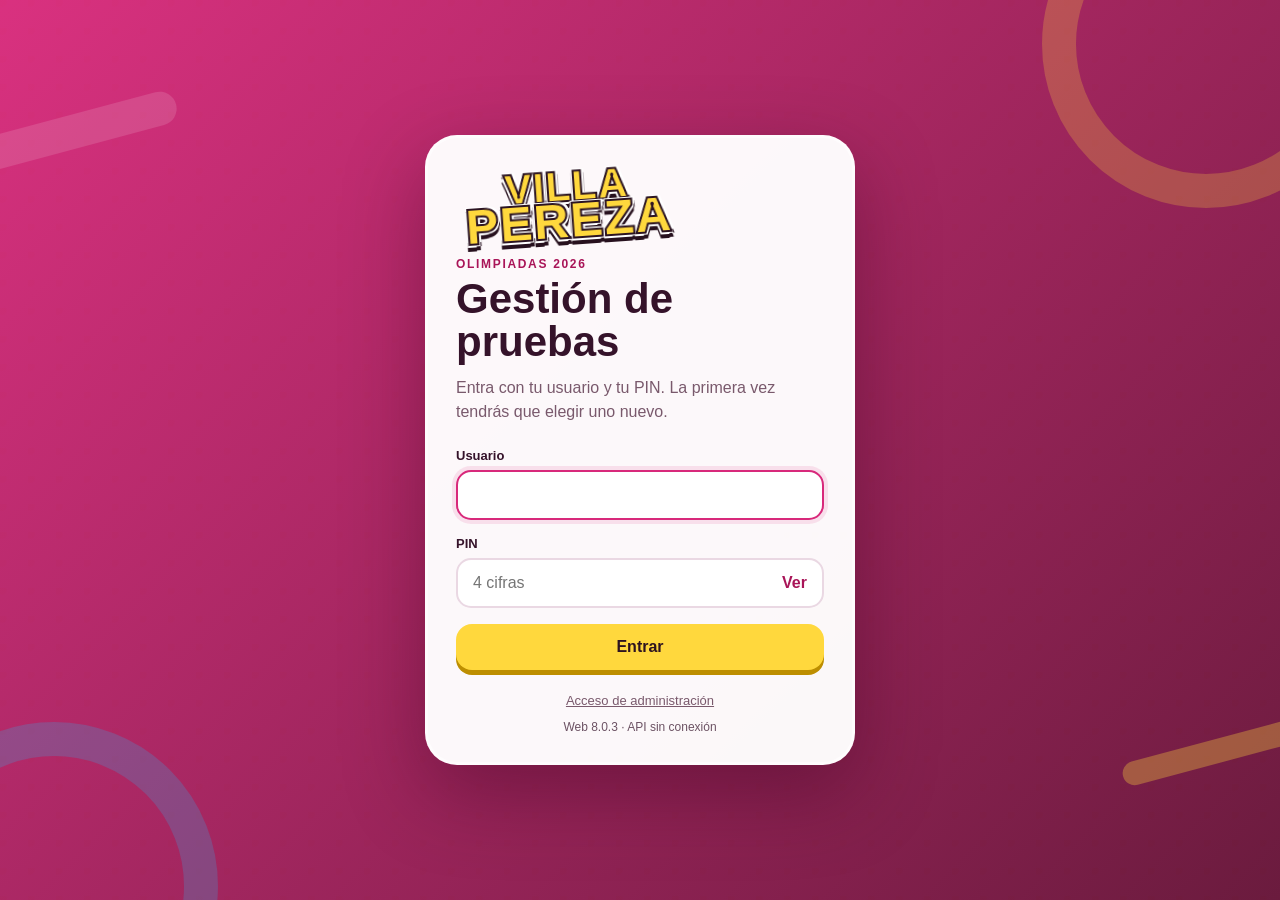
<file: index.html>
<!doctype html>
<html lang="es">
<head>
  <meta charset="utf-8">
  <meta name="viewport" content="width=device-width, initial-scale=1, viewport-fit=cover">
  <meta name="theme-color" content="#c62070">
  <meta name="description" content="Aplicación del equipo Villa Pereza para gestionar las pruebas de las Olimpiadas.">
  <title>Villa Pereza · Pruebas</title>
  <link rel="manifest" href="manifest.webmanifest?v=8.0.3">
  <link rel="icon" href="icons/icon.svg" type="image/svg+xml">
  <link rel="apple-touch-icon" href="icons/apple-touch-icon.svg">
  <link rel="stylesheet" href="assets/public-8.0.3.css">
  <script defer src="config-8.0.3.js"></script>
  <script defer src="assets/shared-8.0.3.js"></script>
  <script defer src="assets/public-8.0.3.js"></script>
  <script>
    // La aplicación prioriza siempre la versión más reciente.
    // Elimina cualquier Service Worker o caché de versiones anteriores.
    (async () => {
      try {
        if ('serviceWorker' in navigator) {
          const registrations = await navigator.serviceWorker.getRegistrations();
          await Promise.all(registrations.map(registration => registration.unregister()));
        }
        if ('caches' in window) {
          const names = await caches.keys();
          await Promise.all(names.map(name => caches.delete(name)));
        }
      } catch (_) {}
    })();
  </script>
</head>
<body>
  <noscript>Necesitas activar JavaScript para utilizar esta aplicación.</noscript>

  <section id="loginView" class="login-screen">
    <div class="login-decoration login-decoration-one"></div>
    <div class="login-decoration login-decoration-two"></div>
    <main class="login-card">
      <div class="brand-lockup" aria-label="Villa Pereza">
        <span class="brand-villa">VILLA</span>
        <span class="brand-pereza">PEREZA</span>
      </div>
      <p class="login-kicker">OLIMPIADAS 2026</p>
      <h1>Gestión de pruebas</h1>
      <p class="login-copy">Entra con tu usuario y tu PIN. La primera vez tendrás que elegir uno nuevo.</p>

      <form id="loginForm" class="login-form" autocomplete="on">
        <label>
          <span>Usuario</span>
          <input id="loginUsername" name="username" type="text" autocomplete="username" autocapitalize="none" spellcheck="false" required>
        </label>
        <label>
          <span>PIN</span>
          <div class="password-field">
            <input id="loginPassword" name="password" type="password" inputmode="numeric" pattern="[0-9]{4}" minlength="4" maxlength="4" autocomplete="current-password" placeholder="4 cifras" required>
            <button class="password-toggle" type="button" data-toggle-password="loginPassword" aria-label="Mostrar PIN">Ver</button>
          </div>
        </label>
        <p id="loginError" class="form-error" role="alert" hidden></p>
        <button id="loginButton" class="primary-button" type="submit">Entrar</button>
      </form>
      <a class="admin-link" href="admin.html">Acceso de administración</a>
      <p id="publicVersionStatus" class="version-status">Web 8.0.2 · comprobando API…</p>
    </main>
  </section>

  <div id="appView" class="app-shell" hidden>
    <header class="app-header">
      <div class="mini-brand" aria-hidden="true"><span>VP</span></div>
      <div class="header-copy">
        <p>VILLA PEREZA</p>
        <h1 id="publicTitle">Gestión de pruebas</h1>
      </div>
      <button id="profileButton" class="profile-button" type="button" aria-label="Abrir perfil">
        <span id="profileInitial">V</span>
      </button>
    </header>

    <main class="content-area">
      <section id="tabTests" class="tab-panel active" data-panel="tests">
        <div class="hero-card">
          <p class="eyebrow">TU ELECCIÓN</p>
          <h2>¿En qué pruebas quieres participar?</h2>
          <p>Marca todas las que te apetezca hacer. Puedes cambiar tu elección mientras estén abiertas.</p>
          <div class="selection-counter"><strong id="selectedCount">0</strong> seleccionadas</div>
        </div>
        <div id="requestsClosedBanner" class="notice-card" hidden>El plazo de solicitudes está cerrado.</div>
        <div id="testsList" class="card-list" aria-live="polite"></div>
        <div id="testsEmpty" class="empty-state" hidden>No hay pruebas disponibles.</div>
      </section>

      <section id="tabRequests" class="tab-panel" data-panel="requests" hidden>
        <div class="section-heading">
          <p class="eyebrow">PETICIONES DEL EQUIPO</p>
          <h2>Quién quiere hacer cada prueba</h2>
        </div>
        <div id="requestersList" class="card-list"></div>
        <div id="requestsHidden" class="empty-state" hidden>Las solicitudes no están visibles en este momento.</div>
      </section>

      <section id="tabResolution" class="tab-panel" data-panel="resolution" hidden>
        <div class="section-heading resolution-heading">
          <p class="eyebrow">REPARTO DEFINITIVO</p>
          <h2>Resolución de las pruebas</h2>
        </div>
        <div id="resolutionViewToggle" class="view-toggle" role="group" aria-label="Forma de ver la resolución">
          <button class="view-toggle-button active" type="button" data-resolution-view="tests">Por pruebas</button>
          <button class="view-toggle-button" type="button" data-resolution-view="people">Por personas</button>
        </div>
        <div id="resolutionList" class="card-list resolution-groups"></div>
        <div id="resolutionHidden" class="empty-state" hidden>La resolución todavía no se ha publicado.</div>
      </section>

      <section id="tabMine" class="tab-panel" data-panel="mine" hidden>
        <div class="profile-hero">
          <div id="mineAvatar" class="large-avatar">V</div>
          <div>
            <p class="eyebrow">MI FICHA</p>
            <h2 id="mineName">Integrante</h2>
            <p id="mineUsername">@usuario</p>
          </div>
        </div>
        <article class="mine-block">
          <h3>Pruebas solicitadas</h3>
          <div id="mineRequested" class="tag-list"></div>
        </article>
        <article class="mine-block">
          <h3>Pruebas asignadas</h3>
          <div id="mineAssigned" class="tag-list"></div>
        </article>
        <div class="profile-actions">
          <button id="changePasswordButton" class="secondary-button" type="button">Cambiar PIN</button>
          <button id="logoutButton" class="text-button danger-text" type="button">Cerrar sesión</button>
        </div>
      </section>
    </main>

    <nav class="bottom-nav" aria-label="Navegación principal">
      <button class="nav-item active" type="button" data-tab="tests"><span class="nav-icon">✓</span><span>Pruebas</span></button>
      <button class="nav-item" type="button" data-tab="requests"><span class="nav-icon">◎</span><span>Solicitudes</span></button>
      <button class="nav-item" type="button" data-tab="resolution"><span class="nav-icon">★</span><span>Resolución</span></button>
      <button class="nav-item" type="button" data-tab="mine"><span class="nav-icon">●</span><span>Mi ficha</span></button>
    </nav>
  </div>

  <dialog id="passwordDialog" class="modal-card">
    <form id="passwordForm" method="dialog">
      <div class="modal-heading">
        <div>
          <p class="eyebrow">SEGURIDAD</p>
          <h2>Cambiar PIN</h2>
        </div>
        <button class="icon-button" type="button" data-close-dialog="passwordDialog" aria-label="Cerrar">×</button>
      </div>
      <label><span>PIN actual</span><input id="currentPassword" type="password" inputmode="numeric" pattern="[0-9]{4}" minlength="4" maxlength="4" autocomplete="current-password" required></label>
      <label><span>Nuevo PIN</span><input id="newPassword" type="password" inputmode="numeric" pattern="[0-9]{4}" minlength="4" maxlength="4" autocomplete="new-password" required></label>
      <label><span>Repetir nuevo PIN</span><input id="repeatPassword" type="password" inputmode="numeric" pattern="[0-9]{4}" minlength="4" maxlength="4" autocomplete="new-password" required></label>
      <p id="passwordError" class="form-error" hidden></p>
      <div class="modal-actions">
        <button class="secondary-button" type="button" data-close-dialog="passwordDialog">Cancelar</button>
        <button class="primary-button compact" type="submit">Cambiar</button>
      </div>
    </form>
  </dialog>

  <dialog id="initialPinDialog" class="modal-card mandatory-modal">
    <form id="initialPinForm" method="dialog">
      <div class="modal-heading">
        <div>
          <p class="eyebrow">PRIMER ACCESO</p>
          <h2>Elige tu PIN</h2>
        </div>
      </div>
      <p class="modal-copy">Por seguridad, cambia ahora el código temporal por un PIN personal de 4 cifras.</p>
      <label><span>Nuevo PIN</span><input id="initialPin" type="password" inputmode="numeric" pattern="[0-9]{4}" minlength="4" maxlength="4" autocomplete="new-password" required></label>
      <label><span>Repetir PIN</span><input id="initialPinRepeat" type="password" inputmode="numeric" pattern="[0-9]{4}" minlength="4" maxlength="4" autocomplete="new-password" required></label>
      <p id="initialPinError" class="form-error" hidden></p>
      <div class="modal-actions single-action">
        <button id="initialPinButton" class="primary-button compact" type="submit">Guardar PIN</button>
      </div>
    </form>
  </dialog>

  <div id="toast" class="toast" role="status" aria-live="polite" hidden></div>
</body>
</html>
</file>
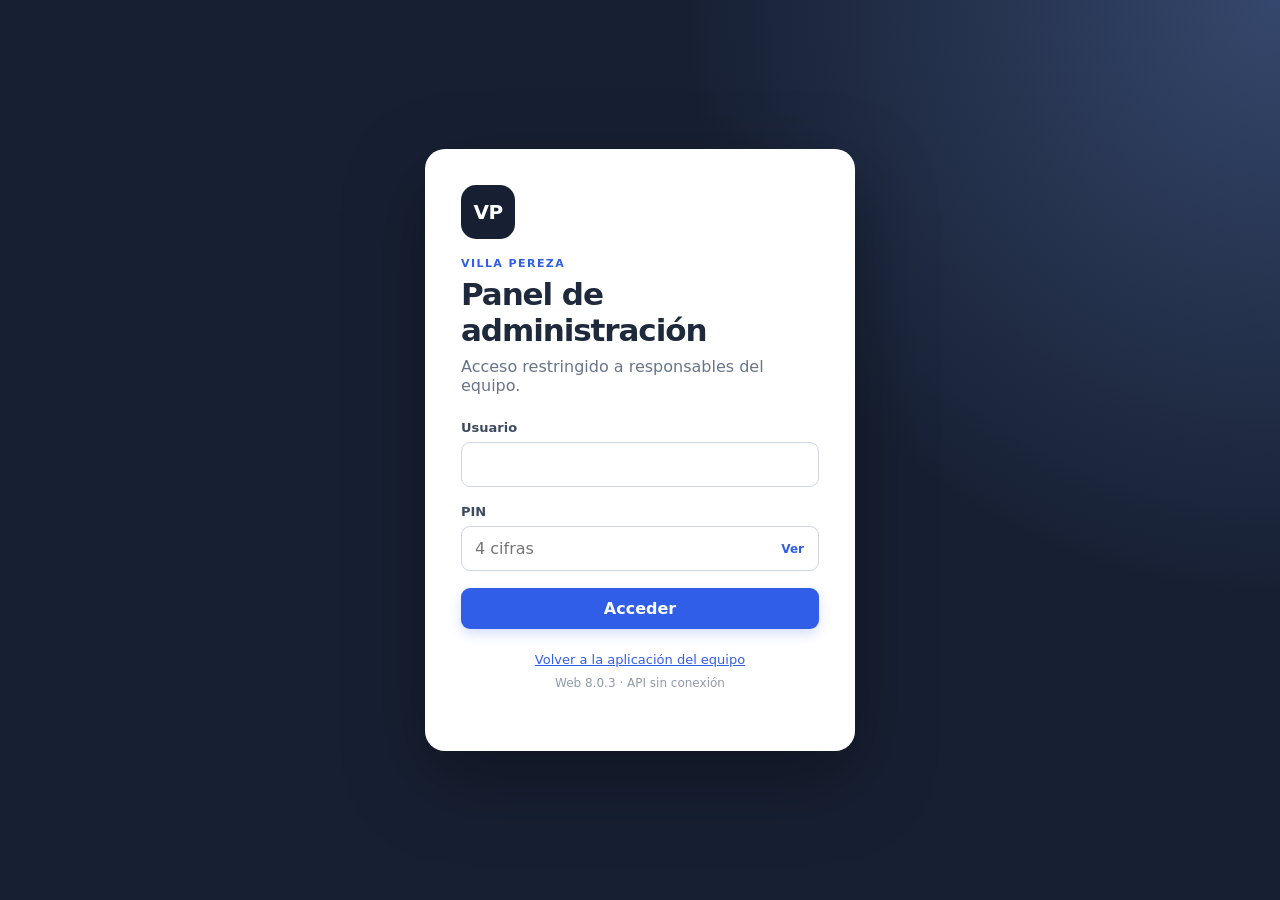
<file: actualizar.html>
<!doctype html>
<html lang="es">
<head>
  <meta charset="utf-8">
  <meta name="viewport" content="width=device-width, initial-scale=1">
  <meta http-equiv="Cache-Control" content="no-store, no-cache, must-revalidate, max-age=0">
  <title>Actualizando Villa Pereza…</title>
  <style>body{font-family:system-ui,sans-serif;display:grid;place-items:center;min-height:100vh;margin:0;background:#172033;color:white;text-align:center;padding:24px}main{max-width:480px}h1{margin-bottom:8px}p{opacity:.85}</style>
</head>
<body><main><h1>Actualizando Villa Pereza</h1><p>Eliminando versiones anteriores…</p></main>
<script>
(async()=>{
  try {
    if ('serviceWorker' in navigator) {
      const regs=await navigator.serviceWorker.getRegistrations();
      await Promise.all(regs.map(r=>r.unregister()));
    }
    if ('caches' in window) {
      const names=await caches.keys();
      await Promise.all(names.map(n=>caches.delete(n)));
    }
    localStorage.removeItem('vp_api_info');
    sessionStorage.clear();
  } catch(e) {}
  location.replace('admin.html?v=803&fresh='+Date.now());
})();
</script></body></html>
</file>
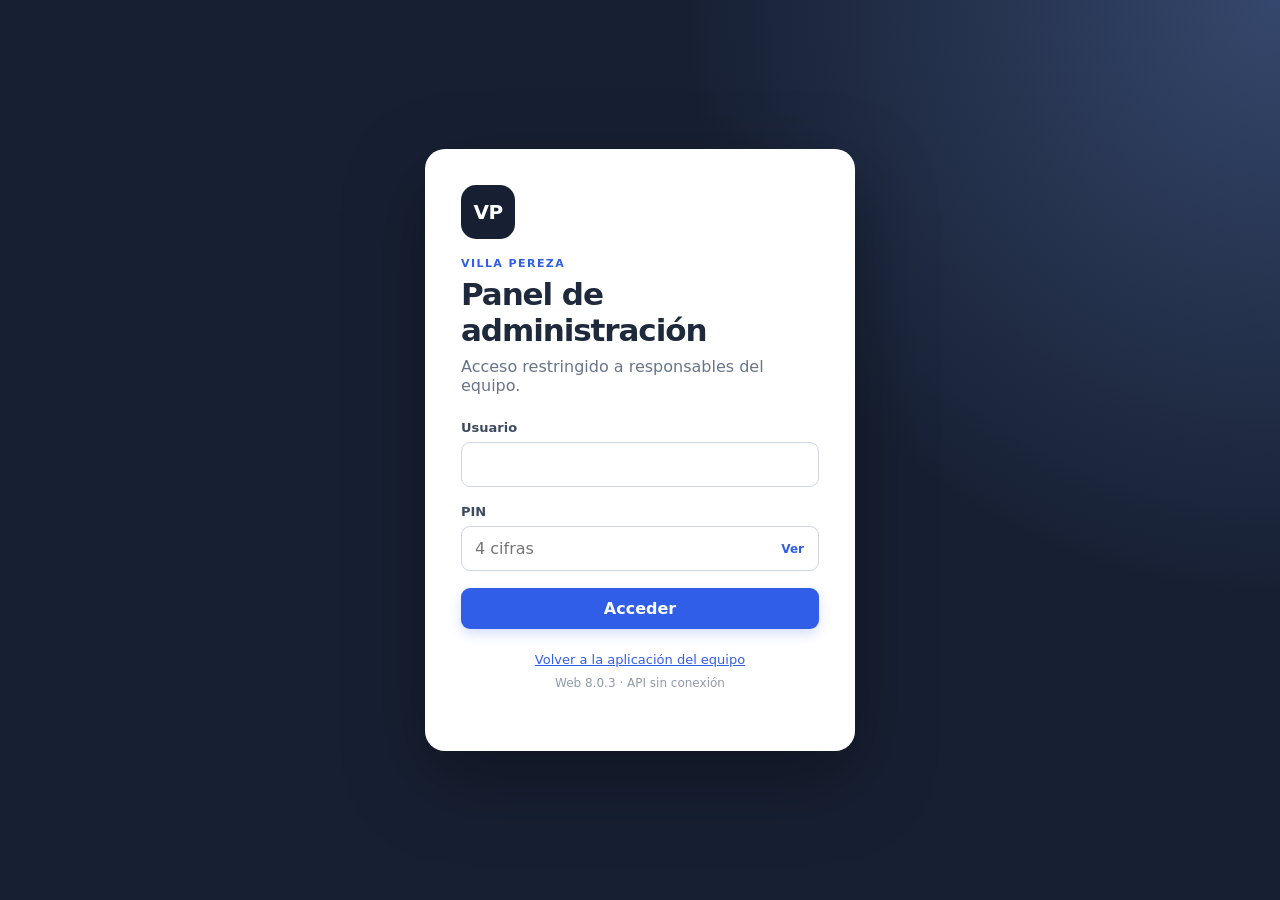
<file: admin.html>
<!doctype html>
<html lang="es">
<head>
  <meta charset="utf-8">
  <meta name="viewport" content="width=device-width, initial-scale=1, viewport-fit=cover">
  <meta name="theme-color" content="#172033">
  <meta name="description" content="Panel de administración de Villa Pereza.">
  <title>Administración · Villa Pereza</title>
  <link rel="icon" href="icons/icon.svg" type="image/svg+xml">
  <link rel="stylesheet" href="assets/admin-8.0.3.css">
  <script defer src="config-8.0.3.js"></script>
  <script defer src="assets/shared-8.0.3.js"></script>
  <script defer src="assets/admin-8.0.3.js"></script>
  <script>
    // La aplicación prioriza siempre la versión más reciente.
    // Elimina cualquier Service Worker o caché de versiones anteriores.
    (async () => {
      try {
        if ('serviceWorker' in navigator) {
          const registrations = await navigator.serviceWorker.getRegistrations();
          await Promise.all(registrations.map(registration => registration.unregister()));
        }
        if ('caches' in window) {
          const names = await caches.keys();
          await Promise.all(names.map(name => caches.delete(name)));
        }
      } catch (_) {}
    })();
  </script>
</head>
<body>
  <noscript>Necesitas activar JavaScript para utilizar esta aplicación.</noscript>

  <section id="adminLoginView" class="admin-login-screen">
    <main class="admin-login-card">
      <div class="admin-mark">VP</div>
      <p class="admin-kicker">VILLA PEREZA</p>
      <h1>Panel de administración</h1>
      <p>Acceso restringido a responsables del equipo.</p>
      <form id="adminLoginForm" autocomplete="on">
        <label><span>Usuario</span><input id="adminUsername" type="text" autocomplete="username" autocapitalize="none" required></label>
        <label>
          <span>PIN</span>
          <div class="password-field">
            <input id="adminPassword" type="password" inputmode="numeric" pattern="[0-9]{4}" minlength="4" maxlength="4" autocomplete="current-password" placeholder="4 cifras" required>
            <button class="password-toggle" type="button" data-toggle-password="adminPassword">Ver</button>
          </div>
        </label>
        <p id="adminLoginError" class="form-error" hidden></p>
        <button id="adminLoginButton" class="admin-primary" type="submit">Acceder</button>
      </form>
      <a href="index.html">Volver a la aplicación del equipo</a>
      <p id="adminVersionStatus" class="version-status">Web 8.0.2 · comprobando API…</p>
    </main>
  </section>

  <div id="adminAppView" class="admin-shell" hidden>
    <aside class="admin-sidebar">
      <div class="sidebar-brand"><div class="admin-mark small">VP</div><div><strong>Villa Pereza</strong><span>Administración</span></div></div>
      <nav aria-label="Secciones de administración">
        <button class="side-link active" data-admin-tab="dashboard" type="button">Resumen</button>
        <button class="side-link" data-admin-tab="users" type="button">Usuarios</button>
        <button class="side-link" data-admin-tab="tests" type="button">Pruebas</button>
        <button class="side-link" data-admin-tab="requests" type="button">Solicitudes</button>
        <button class="side-link" data-admin-tab="assignments" type="button">Asignaciones</button>
        <button class="side-link" data-admin-tab="settings" type="button">Configuración</button>
      </nav>
      <div class="sidebar-footer">
        <a href="index.html">Abrir aplicación pública</a>
        <button id="adminLogoutButton" type="button">Cerrar sesión</button>
      </div>
    </aside>

    <header class="admin-topbar">
      <button id="sidebarToggle" class="sidebar-toggle" type="button" aria-label="Abrir menú">☰</button>
      <div><p>Panel de gestión</p><h1 id="adminPageTitle">Resumen</h1></div>
      <div class="admin-user"><span id="adminUserInitial">A</span><div><strong id="adminUserName">Administrador</strong><small>Administrador</small></div></div>
    </header>

    <main class="admin-main">
      <section class="admin-panel active" data-admin-panel="dashboard">
        <div class="metric-grid">
          <article class="metric-card"><span>Usuarios activos</span><strong id="metricUsers">0</strong></article>
          <article class="metric-card"><span>Pruebas activas</span><strong id="metricTests">0</strong></article>
          <article class="metric-card"><span>Solicitudes</span><strong id="metricRequests">0</strong></article>
          <article class="metric-card"><span>Asignaciones</span><strong id="metricAssignments">0</strong></article>
        </div>
        <div class="dashboard-grid">
          <article class="admin-card">
            <div class="card-heading"><div><span class="section-label">ESTADO GENERAL</span><h2>Publicación</h2></div></div>
            <div id="statusSummary" class="status-list"></div>
          </article>
          <article class="admin-card">
            <div class="card-heading"><div><span class="section-label">DEMANDA</span><h2>Estado de las pruebas</h2></div></div>
            <div id="demandSummary" class="demand-list"></div>
          </article>
          <article class="admin-card distribution-card">
            <div class="card-heading"><div><span class="section-label">CONTROL 2–4</span><h2>Reparto por persona</h2></div></div>
            <div id="distributionWarnings" class="distribution-list"></div>
          </article>
        </div>
      </section>

      <section class="admin-panel" data-admin-panel="users" hidden>
        <div class="panel-toolbar"><div><span class="section-label">EQUIPO Y REPARTO</span><h2>Usuarios</h2><p class="toolbar-copy">Consulta y modifica desde aquí las pruebas asignadas a cada integrante.</p></div><button id="newUserButton" class="admin-primary" type="button">Crear usuario</button></div>
        <div class="admin-card table-card"><div class="table-scroll"><table class="users-control-table"><thead><tr><th>Persona</th><th>Usuario</th><th>Solicitudes realizadas</th><th>Pruebas asignadas</th><th>Total</th><th>Cuenta</th><th></th></tr></thead><tbody id="usersTableBody"></tbody></table></div></div>
      </section>

      <section class="admin-panel" data-admin-panel="tests" hidden>
        <div class="panel-toolbar"><div><span class="section-label">PROGRAMA</span><h2>Pruebas</h2></div><button id="newTestButton" class="admin-primary" type="button">Crear prueba</button></div>
        <div class="admin-card table-card"><div class="table-scroll"><table><thead><tr><th>Orden</th><th>Prueba</th><th>Día</th><th>Plazas</th><th>Incompatibilidades</th><th>Solicitudes</th><th>Resolución</th><th>Estado</th><th></th></tr></thead><tbody id="testsTableBody"></tbody></table></div></div>
      </section>

      <section class="admin-panel" data-admin-panel="requests" hidden>
        <div class="panel-toolbar"><div><span class="section-label">PREFERENCIAS</span><h2>Solicitudes recibidas</h2></div></div>
        <div id="adminRequestsList" class="admin-card-list"></div>
      </section>

      <section class="admin-panel" data-admin-panel="assignments" hidden>
        <div class="panel-toolbar"><div><span class="section-label">RESOLUCIÓN</span><h2>Asignación de participantes</h2></div></div>
        <div id="assignmentsList" class="admin-card-list"></div>
      </section>

      <section class="admin-panel" data-admin-panel="settings" hidden>
        <div class="panel-toolbar"><div><span class="section-label">APLICACIÓN</span><h2>Configuración</h2></div></div>
        <form id="settingsForm" class="admin-card settings-form">
          <div class="form-grid">
            <label><span>Nombre de la aplicación</span><input id="settingAppName" type="text" required></label>
            <label><span>Título de la página pública</span><input id="settingPublicTitle" type="text" required></label>
          </div>
          <div class="setting-switches">
            <label class="switch-row"><div><strong>Solicitudes abiertas</strong><span>Permite que las integrantes cambien sus elecciones.</span></div><input id="settingRequestsOpen" type="checkbox"><span class="switch"></span></label>
            <label class="switch-row"><div><strong>Mostrar peticiones</strong><span>Hace visible quién ha solicitado cada prueba.</span></div><input id="settingShowRequests" type="checkbox"><span class="switch"></span></label>
            <label class="switch-row"><div><strong>Mostrar resolución</strong><span>Hace visible el reparto de las pruebas publicadas.</span></div><input id="settingShowResolution" type="checkbox"><span class="switch"></span></label>
          </div>
          <div class="form-footer"><button class="admin-primary" type="submit">Guardar configuración</button></div>
        </form>
      </section>
    </main>
  </div>

  <dialog id="userDialog" class="admin-dialog">
    <form id="userForm" method="dialog">
      <div class="dialog-heading"><div><span class="section-label">USUARIO</span><h2 id="userDialogTitle">Crear usuario</h2></div><button class="dialog-close" type="button" data-close-dialog="userDialog">×</button></div>
      <input id="userId" type="hidden">
      <div class="form-grid">
        <label><span>Nombre visible</span><input id="userName" type="text" required></label>
        <label><span>Nombre de usuario</span><input id="userUsername" type="text" autocapitalize="none" required></label>
        <label id="userPasswordLabel"><span>PIN inicial</span><input id="userPassword" type="text" inputmode="numeric" pattern="[0-9]{4}" minlength="4" maxlength="4" value="1234"></label>
        <label><span>Rol</span><select id="userRole"><option value="participante">Participante</option><option value="admin">Administrador</option></select></label>
      </div>
      <label id="userActiveRow" class="check-row"><input id="userActive" type="checkbox" checked> Usuario activo</label>
      <p id="userFormError" class="form-error" hidden></p>
      <div class="dialog-actions"><button class="admin-secondary" type="button" data-close-dialog="userDialog">Cancelar</button><button class="admin-primary" type="submit">Guardar</button></div>
    </form>
  </dialog>

  <dialog id="resetPasswordDialog" class="admin-dialog narrow">
    <form id="resetPasswordForm" method="dialog">
      <div class="dialog-heading"><div><span class="section-label">SEGURIDAD</span><h2>Restablecer PIN</h2></div><button class="dialog-close" type="button" data-close-dialog="resetPasswordDialog">×</button></div>
      <input id="resetUserId" type="hidden">
      <p id="resetPasswordUser"></p>
      <label><span>PIN temporal nuevo</span><input id="resetPasswordValue" type="text" inputmode="numeric" pattern="[0-9]{4}" minlength="4" maxlength="4" value="1234" required></label>
      <p id="resetPasswordError" class="form-error" hidden></p>
      <div class="dialog-actions"><button class="admin-secondary" type="button" data-close-dialog="resetPasswordDialog">Cancelar</button><button class="admin-primary" type="submit">Cambiar</button></div>
    </form>
  </dialog>

  <dialog id="userAssignmentsDialog" class="admin-dialog user-assignments-dialog">
    <form id="userAssignmentsForm" method="dialog">
      <div class="dialog-heading"><div><span class="section-label">REPARTO POR PERSONA</span><h2 id="userAssignmentsTitle">Pruebas asignadas</h2></div><button class="dialog-close" type="button" data-close-dialog="userAssignmentsDialog">×</button></div>
      <input id="userAssignmentsUserId" type="hidden">
      <div class="user-assignment-meta">
        <span id="userAssignmentsIdentity">Integrante</span>
        <strong id="userAssignmentsCount">0 pruebas</strong>
      </div>
      <p class="dialog-help">Marca todas las pruebas que realizará esta persona. Se controlan automáticamente las plazas y las incompatibilidades.</p>
      <div id="userAssignmentsTests" class="user-test-selector"></div>
      <p id="userAssignmentsError" class="form-error" hidden></p>
      <div class="dialog-actions"><button class="admin-secondary" type="button" data-close-dialog="userAssignmentsDialog">Cancelar</button><button class="admin-primary" type="submit">Guardar reparto</button></div>
    </form>
  </dialog>

  <dialog id="testDialog" class="admin-dialog">
    <form id="testForm" method="dialog">
      <div class="dialog-heading"><div><span class="section-label">PRUEBA</span><h2 id="testDialogTitle">Crear prueba</h2></div><button class="dialog-close" type="button" data-close-dialog="testDialog">×</button></div>
      <input id="testId" type="hidden">
      <div class="form-grid">
        <label><span>Nombre</span><input id="testName" type="text" required></label>
        <label><span>Plazas</span><input id="testPlaces" type="number" min="0" max="100" required></label>
        <label><span>Orden</span><input id="testOrder" type="number" min="1" required></label>
        <label><span>Día</span><select id="testDay"><option value="">Sin asignar</option><option value="Viernes 21">Viernes 21</option><option value="Sábado 22">Sábado 22</option><option value="Domingo 23">Domingo 23</option></select></label>
      </div>
      <label><span>Descripción</span><textarea id="testDescription" rows="3" maxlength="500"></textarea></label>
      <section class="incompatibility-field">
        <div class="field-heading">
          <div><span>Incompatibilidades</span><small>Una misma persona no podrá estar asignada a esta prueba y a cualquiera de las marcadas.</small></div>
        </div>
        <div id="testIncompatibilities" class="incompatibility-selector"></div>
      </section>
      <div class="check-grid">
        <label class="check-row"><input id="testActive" type="checkbox" checked> Prueba activa</label>
        <label class="check-row"><input id="testRequestsOpen" type="checkbox" checked> Admite solicitudes</label>
        <label class="check-row"><input id="testResolutionPublished" type="checkbox"> Resolución publicada</label>
      </div>
      <p id="testFormError" class="form-error" hidden></p>
      <div class="dialog-actions"><button class="admin-secondary" type="button" data-close-dialog="testDialog">Cancelar</button><button class="admin-primary" type="submit">Guardar</button></div>
    </form>
  </dialog>

  <dialog id="assignmentDialog" class="admin-dialog assignment-dialog">
    <form id="assignmentForm" method="dialog">
      <div class="dialog-heading"><div><span class="section-label">ASIGNACIÓN</span><h2 id="assignmentDialogTitle">Seleccionar participantes</h2></div><button class="dialog-close" type="button" data-close-dialog="assignmentDialog">×</button></div>
      <input id="assignmentTestId" type="hidden">
      <div class="assignment-meta"><span id="assignmentPlaces">0 plazas</span><strong id="assignmentSelectedCount">0 seleccionadas</strong></div>
      <div id="assignmentPeople" class="people-selector"></div>
      <p id="assignmentFormError" class="form-error" hidden></p>
      <div class="dialog-actions"><button class="admin-secondary" type="button" data-close-dialog="assignmentDialog">Cancelar</button><button class="admin-primary" type="submit">Guardar asignación</button></div>
    </form>
  </dialog>

  <dialog id="adminInitialPinDialog" class="admin-dialog narrow mandatory-dialog">
    <form id="adminInitialPinForm" method="dialog">
      <div class="dialog-heading"><div><span class="section-label">PRIMER ACCESO</span><h2>Elige tu PIN</h2></div></div>
      <p>Debes cambiar el código temporal por un PIN personal de 4 cifras antes de continuar.</p>
      <label><span>Nuevo PIN</span><input id="adminInitialPin" type="password" inputmode="numeric" pattern="[0-9]{4}" minlength="4" maxlength="4" required></label>
      <label><span>Repetir PIN</span><input id="adminInitialPinRepeat" type="password" inputmode="numeric" pattern="[0-9]{4}" minlength="4" maxlength="4" required></label>
      <p id="adminInitialPinError" class="form-error" hidden></p>
      <div class="dialog-actions"><button id="adminInitialPinButton" class="admin-primary" type="submit">Guardar PIN</button></div>
    </form>
  </dialog>

  <div id="adminToast" class="admin-toast" role="status" aria-live="polite" hidden></div>
</body>
</html>
</file>
<file: assets/public-8.0.3.css>
:root {
  --pink: #d8297b;
  --pink-dark: #a91558;
  --blue: #35a8e0;
  --blue-dark: #176f9c;
  --yellow: #ffd83d;
  --burgundy: #651236;
  --cream: #fff8eb;
  --ink: #35132a;
  --muted: #79596c;
  --white: #ffffff;
  --shadow: 0 18px 50px rgba(82, 10, 48, .15);
  --safe-bottom: env(safe-area-inset-bottom, 0px);
}

* { box-sizing: border-box; }
html { min-height: 100%; background: var(--cream); }
body {
  margin: 0;
  min-height: 100vh;
  color: var(--ink);
  background:
    radial-gradient(circle at 8% 8%, rgba(255,216,61,.35) 0 4px, transparent 5px) 0 0/28px 28px,
    linear-gradient(180deg, #fff7ee 0%, #fffafd 52%, #f5fbff 100%);
  font-family: "Trebuchet MS", "Arial Rounded MT Bold", Arial, sans-serif;
  -webkit-font-smoothing: antialiased;
}
button, input, select, textarea { font: inherit; }
button { cursor: pointer; }
[hidden] { display: none !important; }

.login-screen {
  position: relative;
  min-height: 100vh;
  display: grid;
  place-items: center;
  padding: 28px 20px;
  overflow: hidden;
  background:
    linear-gradient(135deg, rgba(216,41,123,.96), rgba(101,18,54,.96)),
    repeating-linear-gradient(45deg, transparent 0 14px, rgba(255,255,255,.08) 14px 28px);
}
.login-screen::before,
.login-screen::after {
  content: "";
  position: absolute;
  width: 260px;
  height: 260px;
  border: 34px solid rgba(255,216,61,.24);
  border-radius: 50%;
}
.login-screen::before { top: -120px; right: -90px; }
.login-screen::after { bottom: -150px; left: -110px; border-color: rgba(53,168,224,.25); }
.login-decoration { position: absolute; border-radius: 999px; transform: rotate(-15deg); }
.login-decoration-one { width: 230px; height: 34px; background: rgba(255,255,255,.13); top: 13%; left: -50px; }
.login-decoration-two { width: 180px; height: 24px; background: rgba(255,216,61,.32); bottom: 15%; right: -20px; }
.login-card {
  position: relative;
  z-index: 1;
  width: min(100%, 430px);
  padding: 34px 28px 28px;
  border-radius: 32px;
  background: rgba(255,255,255,.97);
  box-shadow: 0 28px 80px rgba(55, 0, 28, .38);
  border: 3px solid rgba(255,255,255,.65);
}
.brand-lockup {
  display: inline-flex;
  flex-direction: column;
  align-items: center;
  transform: rotate(-4deg);
  margin: 0 0 16px 8px;
  line-height: .78;
  filter: drop-shadow(0 4px 0 #27111e);
}
.brand-villa, .brand-pereza {
  display: block;
  color: var(--yellow);
  -webkit-text-stroke: 2px #2c1422;
  text-shadow: 2px 2px 0 #fff, -2px -2px 0 #fff, 3px -2px 0 #fff, -2px 3px 0 #fff;
  font-weight: 1000;
  letter-spacing: .04em;
}
.brand-villa { font-size: 40px; }
.brand-pereza { font-size: 48px; }
.login-kicker, .eyebrow, .small-label {
  margin: 0 0 7px;
  font-size: 12px;
  font-weight: 900;
  letter-spacing: .14em;
  color: var(--pink-dark);
}
.login-card h1 { margin: 0; font-size: clamp(30px, 8vw, 42px); line-height: 1.02; }
.login-copy { margin: 12px 0 24px; color: var(--muted); line-height: 1.5; }
.login-form, .modal-card form { display: grid; gap: 16px; }
label { display: grid; gap: 7px; }
label > span { font-size: 13px; font-weight: 800; }
input, textarea, select {
  width: 100%;
  border: 2px solid #ead8e3;
  border-radius: 15px;
  padding: 14px 15px;
  color: var(--ink);
  background: #fff;
  outline: none;
  transition: border-color .18s, box-shadow .18s;
}
input:focus, textarea:focus, select:focus { border-color: var(--pink); box-shadow: 0 0 0 4px rgba(216,41,123,.12); }
.password-field { position: relative; }
.password-field input { padding-right: 74px; }
.password-toggle {
  position: absolute;
  top: 50%; right: 9px;
  transform: translateY(-50%);
  border: 0;
  padding: 8px;
  background: transparent;
  color: var(--pink-dark);
  font-weight: 900;
}
.primary-button, .secondary-button, .text-button {
  border: 0;
  border-radius: 16px;
  padding: 14px 18px;
  font-weight: 900;
}
.primary-button {
  color: #2d1320;
  background: var(--yellow);
  box-shadow: 0 5px 0 #bd8e00;
}
.primary-button:active { transform: translateY(3px); box-shadow: 0 2px 0 #bd8e00; }
.primary-button:disabled { opacity: .65; cursor: wait; }
.primary-button.compact { padding-inline: 22px; }
.secondary-button { color: var(--pink-dark); background: #f8e9f1; }
.text-button { color: var(--muted); background: transparent; }
.danger-text { color: #a20f37; }
.admin-link { display: block; margin-top: 23px; text-align: center; color: var(--muted); font-size: 13px; }
.form-error { margin: -4px 0 0; color: #a20f37; font-size: 13px; font-weight: 700; line-height: 1.4; }

.app-shell { min-height: 100vh; padding-bottom: calc(92px + var(--safe-bottom)); }
.app-header {
  position: sticky;
  z-index: 20;
  top: 0;
  display: grid;
  grid-template-columns: auto 1fr auto;
  align-items: center;
  gap: 12px;
  padding: max(14px, env(safe-area-inset-top)) 18px 14px;
  color: #fff;
  background: linear-gradient(105deg, var(--burgundy), var(--pink));
  box-shadow: 0 8px 22px rgba(80,12,46,.18);
}
.app-header::after {
  content: "";
  position: absolute;
  inset: auto 0 0;
  height: 4px;
  background: repeating-linear-gradient(90deg, var(--yellow) 0 28px, var(--blue) 28px 56px, #fff 56px 84px);
}
.mini-brand {
  display: grid;
  place-items: center;
  width: 47px; height: 47px;
  border-radius: 15px;
  background: var(--yellow);
  color: var(--burgundy);
  border: 3px solid #fff;
  box-shadow: 0 3px 0 rgba(0,0,0,.25);
  transform: rotate(-5deg);
  font-size: 20px;
  font-weight: 1000;
}
.header-copy p { margin: 0 0 2px; font-size: 10px; font-weight: 900; letter-spacing: .16em; opacity: .9; }
.header-copy h1 { margin: 0; font-size: 18px; line-height: 1.15; }
.profile-button {
  display: grid; place-items: center;
  width: 42px; height: 42px;
  border: 2px solid rgba(255,255,255,.75);
  border-radius: 50%;
  color: var(--burgundy);
  background: #fff;
  font-weight: 1000;
}
.content-area { width: min(100%, 720px); margin: 0 auto; padding: 20px 16px 34px; }
.tab-panel { animation: panelIn .24s ease-out; }
@keyframes panelIn { from { opacity: 0; transform: translateY(8px); } to { opacity: 1; transform: none; } }
.hero-card {
  position: relative;
  overflow: hidden;
  padding: 24px 22px;
  border-radius: 26px;
  color: #fff;
  background: linear-gradient(135deg, #1d88bc, var(--blue));
  box-shadow: var(--shadow);
}
.hero-card::before {
  content: "";
  position: absolute;
  width: 180px; height: 180px;
  right: -60px; top: -76px;
  border: 24px solid rgba(255,255,255,.16);
  border-radius: 50%;
}
.hero-card::after {
  content: "";
  position: absolute;
  width: 170px; height: 22px;
  left: -25px; bottom: 12px;
  border-radius: 20px;
  transform: rotate(-8deg);
  background: rgba(255,216,61,.25);
}
.hero-card .eyebrow { position: relative; z-index: 1; color: var(--yellow); }
.hero-card h2 { position: relative; z-index: 1; max-width: 480px; margin: 0; font-size: clamp(27px, 7vw, 38px); line-height: 1.04; }
.hero-card p:not(.eyebrow) { position: relative; z-index: 1; margin: 11px 0 0; max-width: 530px; line-height: 1.45; opacity: .92; }
.selection-counter {
  position: relative;
  z-index: 1;
  display: inline-flex;
  align-items: center;
  gap: 7px;
  margin-top: 19px;
  padding: 8px 12px;
  border-radius: 999px;
  background: rgba(255,255,255,.18);
  font-size: 13px;
  font-weight: 800;
}
.selection-counter strong { display: grid; place-items: center; width: 25px; height: 25px; border-radius: 50%; color: var(--burgundy); background: var(--yellow); }
.notice-card {
  margin-top: 15px;
  padding: 14px 16px;
  border: 2px solid #efbecc;
  border-radius: 18px;
  color: #8b2049;
  background: #fff1f6;
  font-weight: 800;
}
.card-list { display: grid; gap: 13px; margin-top: 17px; }
.test-card {
  border-radius: 21px;
  background: #fff;
  box-shadow: 0 8px 25px rgba(78, 21, 50, .09);
  border: 2px solid transparent;
  transition: transform .18s, border-color .18s, box-shadow .18s;
}
.test-card.selected { transform: translateY(-2px); border-color: var(--pink); box-shadow: 0 12px 30px rgba(216,41,123,.17); }
.test-card.locked { opacity: .7; }
.test-selector { display: block; cursor: pointer; }
.test-selector > input { position: absolute; opacity: 0; pointer-events: none; }
.test-selector > input:disabled + .custom-check { filter: grayscale(1); opacity: .55; }
.test-selector { position: relative; display: grid; grid-template-columns: 42px 1fr; gap: 13px; align-items: center; padding: 17px; }
.custom-check {
  display: grid; place-items: center;
  width: 40px; height: 40px;
  border-radius: 14px;
  color: transparent;
  background: #f6edf2;
  border: 2px solid #e7ccd9;
  font-weight: 1000;
  transition: .18s;
}
.test-checkbox:checked + .custom-check { color: #fff; background: var(--pink); border-color: var(--pink); transform: rotate(-4deg); }
.test-main { min-width: 0; display: grid; gap: 6px; }
.test-title-row { display: flex; align-items: flex-start; justify-content: space-between; gap: 10px; }
.test-title-row strong { font-size: 17px; line-height: 1.2; }
.place-pill { flex: 0 0 auto; padding: 5px 8px; border-radius: 999px; color: var(--blue-dark); background: #e8f7ff; font-size: 11px; font-weight: 900; }
.test-description { color: var(--muted); font-size: 13px; line-height: 1.4; }
.test-meta { color: #96768a; font-size: 11px; font-weight: 800; }
.section-heading { padding: 8px 4px 3px; }
.section-heading h2 { margin: 0; font-size: clamp(28px, 7vw, 38px); line-height: 1.05; }
.resolution-heading .eyebrow { color: var(--blue-dark); }
.people-card, .resolution-card, .mine-block {
  padding: 19px;
  border-radius: 22px;
  background: #fff;
  box-shadow: 0 8px 25px rgba(78,21,50,.08);
}
.people-card-heading { display: flex; justify-content: space-between; gap: 15px; align-items: center; padding-bottom: 13px; border-bottom: 2px dashed #efdce6; }
.people-card-heading h3, .resolution-card h3 { margin: 0; font-size: 21px; }
.count-badge { display: grid; place-items: center; min-width: 38px; height: 38px; padding: 0 9px; border-radius: 13px; color: #fff; background: var(--pink); font-weight: 1000; }
.people-list { display: flex; flex-wrap: wrap; gap: 9px; margin-top: 14px; }
.person-chip, .resolved-people span {
  display: inline-flex; align-items: center; gap: 8px;
  padding: 6px 10px 6px 6px;
  border-radius: 999px;
  background: #fbf1f6;
  font-size: 13px;
  font-weight: 800;
}
.person-chip b, .resolved-people b {
  display: grid; place-items: center;
  width: 27px; height: 27px;
  border-radius: 50%;
  color: #fff;
  background: var(--burgundy);
  font-size: 10px;
}
.muted-copy { margin: 0; color: var(--muted); font-size: 13px; line-height: 1.45; }
.empty-state { margin-top: 18px; padding: 28px 20px; border: 2px dashed #e5cbd8; border-radius: 22px; text-align: center; color: var(--muted); background: rgba(255,255,255,.7); }
.resolution-card { position: relative; overflow: hidden; padding-top: 25px; border: 2px solid rgba(53,168,224,.26); }
.resolution-card::after { content: ""; position: absolute; width: 110px; height: 110px; right: -45px; bottom: -52px; border: 18px solid rgba(255,216,61,.25); border-radius: 50%; }
.resolution-star { position: absolute; right: 17px; top: 14px; color: var(--yellow); -webkit-text-stroke: 2px var(--burgundy); font-size: 30px; transform: rotate(10deg); }
.resolved-people { position: relative; z-index: 1; display: flex; flex-wrap: wrap; gap: 9px; margin-top: 16px; }
.resolved-people span { background: #eaf8ff; }
.resolved-people b { background: var(--blue-dark); }
.profile-hero { display: flex; align-items: center; gap: 17px; padding: 23px; border-radius: 26px; color: #fff; background: linear-gradient(135deg, var(--burgundy), var(--pink)); box-shadow: var(--shadow); }
.large-avatar { display: grid; place-items: center; flex: 0 0 auto; width: 66px; height: 66px; border-radius: 21px; color: var(--burgundy); background: var(--yellow); border: 3px solid #fff; font-size: 23px; font-weight: 1000; transform: rotate(-4deg); }
.profile-hero .eyebrow { color: var(--yellow); }
.profile-hero h2 { margin: 0; font-size: 26px; }
.profile-hero p:last-child { margin: 4px 0 0; opacity: .8; }
.mine-block { margin-top: 15px; }
.mine-block h3 { margin: 0 0 13px; font-size: 17px; }
.tag-list { display: flex; flex-wrap: wrap; gap: 8px; }
.mine-tag { display: inline-block; padding: 8px 11px; border-radius: 12px; font-size: 13px; font-weight: 900; }
.mine-tag.requested { color: var(--pink-dark); background: #fbeaf2; }
.mine-tag.assigned { color: #116b95; background: #e5f7ff; }
.profile-actions { display: grid; gap: 8px; margin-top: 19px; }
.bottom-nav {
  position: fixed;
  z-index: 30;
  left: 0; right: 0; bottom: 0;
  display: grid;
  grid-template-columns: repeat(4, 1fr);
  padding: 8px 7px calc(8px + var(--safe-bottom));
  background: rgba(255,255,255,.96);
  border-top: 1px solid #eddbe4;
  box-shadow: 0 -8px 24px rgba(70,15,45,.1);
  backdrop-filter: blur(12px);
}
.nav-item { position: relative; display: grid; justify-items: center; gap: 3px; border: 0; border-radius: 15px; padding: 7px 2px; color: #8d6d7e; background: transparent; font-size: 10px; font-weight: 900; }
.nav-icon { display: grid; place-items: center; width: 29px; height: 26px; border-radius: 10px; font-size: 15px; }
.nav-item.active { color: var(--pink-dark); }
.nav-item.active .nav-icon { color: #fff; background: var(--pink); transform: rotate(-3deg); }
.nav-item.nav-attention::after { content: ""; position: absolute; width: 7px; height: 7px; top: 5px; right: 24%; border-radius: 50%; background: var(--yellow); border: 1px solid var(--burgundy); }
.nav-item.nav-disabled { opacity: .55; }
.modal-card { width: min(calc(100% - 28px), 480px); border: 0; border-radius: 24px; padding: 0; color: var(--ink); box-shadow: 0 30px 90px rgba(55,0,28,.36); }
.modal-card::backdrop { background: rgba(45,10,30,.58); backdrop-filter: blur(3px); }
.modal-card form { padding: 23px; }
.modal-heading { display: flex; justify-content: space-between; gap: 15px; align-items: flex-start; }
.modal-heading h2 { margin: 0; }
.icon-button { display: grid; place-items: center; width: 36px; height: 36px; border: 0; border-radius: 12px; color: var(--muted); background: #f7eef3; font-size: 22px; }
.modal-actions { display: flex; justify-content: flex-end; gap: 9px; margin-top: 4px; }
.toast { position: fixed; z-index: 100; left: 50%; bottom: calc(92px + var(--safe-bottom)); transform: translateX(-50%); width: min(calc(100% - 30px), 430px); padding: 13px 16px; border-radius: 15px; color: #fff; background: #35132a; box-shadow: 0 12px 35px rgba(0,0,0,.25); text-align: center; font-size: 13px; font-weight: 800; }

@media (min-width: 760px) {
  .app-header { padding-inline: max(22px, calc((100vw - 900px)/2)); }
  .content-area { padding-top: 30px; }
  .card-list { grid-template-columns: repeat(2, minmax(0, 1fr)); }
  #testsList .test-card { min-height: 116px; }
  .profile-actions { grid-template-columns: 1fr 1fr; }
}


/* Actualización 2026-08: cupos, días, PIN y resolución agrupada */
.test-day {
  display: inline-flex;
  width: fit-content;
  margin-top: 7px;
  padding: 4px 8px;
  border-radius: 999px;
  color: #6e3153;
  background: #fff1f7;
  font-size: 10px;
  font-weight: 900;
  letter-spacing: .03em;
}
.capacity-line {
  display: flex;
  flex-wrap: wrap;
  align-items: center;
  gap: 7px;
  margin-top: 9px;
  font-size: 11px;
  font-weight: 700;
}
.capacity-state {
  padding: 4px 8px;
  border-radius: 999px;
  font-size: 10px;
  font-weight: 950;
}
.requester-preview {
  display: block;
  margin-top: 8px;
  color: #755d6b;
  font-size: 11px;
  line-height: 1.45;
}
.test-closed {
  display: block;
  margin-top: 7px;
  color: #8c7180;
  font-size: 10px;
  font-weight: 900;
  text-transform: uppercase;
  letter-spacing: .05em;
}
.capacity-shortage { border-color: rgba(214, 52, 71, .42) !important; }
.capacity-surplus { border-color: rgba(230, 167, 36, .5) !important; }
.capacity-complete { border-color: rgba(43, 158, 99, .42) !important; }
.capacity-shortage .capacity-state,
.capacity-shortage .capacity-summary strong {
  color: #a6192e;
  background: #ffe5e9;
}
.capacity-surplus .capacity-state,
.capacity-surplus .capacity-summary strong {
  color: #8a5900;
  background: #fff0c9;
}
.capacity-complete .capacity-state,
.capacity-complete .capacity-summary strong {
  color: #12643b;
  background: #dcf7e8;
}
.capacity-neutral .capacity-state,
.capacity-neutral .capacity-summary strong {
  color: #625665;
  background: #f0edf1;
}
.capacity-summary { margin: 12px 0 0; }
.capacity-summary strong {
  display: inline-flex;
  padding: 5px 9px;
  border-radius: 999px;
  font-size: 10px;
  font-weight: 950;
}
.view-toggle {
  display: grid;
  grid-template-columns: 1fr 1fr;
  gap: 5px;
  margin: 0 0 16px;
  padding: 5px;
  border-radius: 15px;
  background: #f3e8ee;
}
.view-toggle-button {
  min-height: 40px;
  border: 0;
  border-radius: 11px;
  color: #6e5261;
  background: transparent;
  font: inherit;
  font-size: 12px;
  font-weight: 900;
  cursor: pointer;
}
.view-toggle-button.active {
  color: #fff;
  background: linear-gradient(135deg, var(--pink), var(--burgundy));
  box-shadow: 0 7px 18px rgba(150, 23, 83, .2);
}
.resolution-groups {
  display: grid;
  gap: 22px;
}
.day-group { display: grid; gap: 11px; }
.day-heading {
  display: flex;
  align-items: center;
  gap: 10px;
  color: #74234d;
  font-size: 13px;
  font-weight: 950;
  letter-spacing: .04em;
  text-transform: uppercase;
}
.day-heading::after {
  content: "";
  flex: 1;
  height: 2px;
  border-radius: 999px;
  background: linear-gradient(90deg, rgba(198,32,112,.35), transparent);
}
.day-card-list,
.person-resolution-list {
  display: grid;
  gap: 12px;
}
.person-resolution-card {
  display: grid;
  gap: 11px;
  padding: 15px;
  border: 2px solid rgba(53,168,224,.23);
  border-radius: 18px;
  background: rgba(255,255,255,.96);
  box-shadow: 0 9px 22px rgba(74,39,60,.07);
}
.person-resolution-head {
  display: flex;
  align-items: center;
  gap: 10px;
}
.person-resolution-head b {
  display: grid;
  place-items: center;
  width: 38px;
  height: 38px;
  border-radius: 12px;
  color: #fff;
  background: linear-gradient(135deg, var(--blue), var(--pink));
  font-size: 11px;
}
.person-resolution-head strong { font-size: 15px; }
.person-test-tags {
  display: flex;
  flex-wrap: wrap;
  gap: 7px;
}
.person-test-tags span {
  padding: 7px 9px;
  border-radius: 10px;
  color: #185e7f;
  background: #e6f7ff;
  font-size: 11px;
  font-weight: 900;
}
.mine-tag.assigned {
  display: inline-flex;
  flex-direction: column;
  gap: 2px;
}
.mine-tag.assigned small {
  opacity: .7;
  font-size: 8px;
  text-transform: uppercase;
}
.modal-copy {
  margin: -5px 0 2px;
  color: #735e6b;
  font-size: 13px;
  line-height: 1.5;
}
.mandatory-modal::backdrop {
  background: rgba(56, 14, 38, .72);
  backdrop-filter: blur(4px);
}
.single-action { grid-template-columns: 1fr !important; }

.version-status { margin: 12px 0 0; font-size: 12px; opacity: .72; text-align: center; }

.version-status.version-mismatch{color:#b42318!important;font-weight:800}.version-status.version-mismatch::before{content:"⚠ ";}
</file>
<file: assets/admin-8.0.3.css>
:root {
  --navy: #172033;
  --navy-2: #222e46;
  --blue: #315ee7;
  --blue-light: #e9efff;
  --bg: #f2f5fa;
  --card: #ffffff;
  --text: #1e293b;
  --muted: #67748a;
  --line: #dfe5ef;
  --green: #147a53;
  --green-bg: #e7f7ef;
  --red: #a63845;
  --red-bg: #fdecef;
  --amber: #9b6a00;
  --amber-bg: #fff4d7;
  --shadow: 0 10px 30px rgba(21, 32, 52, .08);
}
* { box-sizing: border-box; }
html { background: var(--bg); }
body { margin: 0; min-height: 100vh; color: var(--text); background: var(--bg); font-family: Inter, ui-sans-serif, system-ui, -apple-system, BlinkMacSystemFont, "Segoe UI", sans-serif; -webkit-font-smoothing: antialiased; }
button, input, select, textarea { font: inherit; }
button { cursor: pointer; }
[hidden] { display: none !important; }
a { color: var(--blue); }
.form-error { margin: 0; color: var(--red); font-size: 13px; font-weight: 650; line-height: 1.4; }

.admin-login-screen { min-height: 100vh; display: grid; place-items: center; padding: 24px; background: radial-gradient(circle at top right, #35476c 0, transparent 38%), var(--navy); }
.admin-login-card { width: min(100%, 430px); padding: 36px; border-radius: 20px; background: #fff; box-shadow: 0 28px 80px rgba(0,0,0,.35); }
.admin-mark { display: grid; place-items: center; width: 54px; height: 54px; border-radius: 15px; color: #fff; background: var(--navy); font-size: 20px; font-weight: 850; letter-spacing: -.03em; }
.admin-mark.small { width: 42px; height: 42px; border-radius: 12px; background: #fff; color: var(--navy); font-size: 16px; }
.admin-kicker, .section-label { display: block; margin: 18px 0 6px; color: var(--blue); font-size: 11px; font-weight: 800; letter-spacing: .13em; }
.admin-login-card h1 { margin: 0; font-size: 31px; letter-spacing: -.035em; }
.admin-login-card > p:not(.admin-kicker) { margin: 9px 0 25px; color: var(--muted); }
.admin-login-card form { display: grid; gap: 17px; }
.admin-login-card > a { display: block; margin-top: 23px; text-align: center; font-size: 13px; }
label { display: grid; gap: 7px; }
label > span { color: #3e4a60; font-size: 13px; font-weight: 650; }
input, select, textarea { width: 100%; border: 1px solid #cfd7e5; border-radius: 9px; padding: 12px 13px; color: var(--text); background: #fff; outline: none; transition: .16s; }
input:focus, select:focus, textarea:focus { border-color: var(--blue); box-shadow: 0 0 0 3px rgba(49,94,231,.12); }
.password-field { position: relative; }
.password-field input { padding-right: 74px; }
.password-toggle { position: absolute; top: 50%; right: 8px; transform: translateY(-50%); border: 0; padding: 7px; color: var(--blue); background: transparent; font-size: 12px; font-weight: 750; }
.admin-primary, .admin-secondary { border: 0; border-radius: 9px; padding: 11px 15px; font-weight: 700; }
.admin-primary { color: #fff; background: var(--blue); box-shadow: 0 5px 12px rgba(49,94,231,.2); }
.admin-primary:hover { background: #244ed0; }
.admin-primary:disabled { opacity: .6; cursor: wait; }
.admin-secondary { color: #33405a; background: #edf1f7; }

.admin-shell { min-height: 100vh; padding-left: 250px; }
.admin-sidebar { position: fixed; z-index: 40; inset: 0 auto 0 0; display: flex; flex-direction: column; width: 250px; padding: 23px 17px; color: #fff; background: var(--navy); }
.sidebar-brand { display: flex; align-items: center; gap: 11px; padding: 0 7px 24px; border-bottom: 1px solid rgba(255,255,255,.1); }
.sidebar-brand div:last-child { display: grid; }
.sidebar-brand strong { font-size: 15px; }
.sidebar-brand span { color: #9fabc1; font-size: 11px; margin-top: 2px; }
.admin-sidebar nav { display: grid; gap: 5px; margin-top: 21px; }
.side-link { border: 0; border-radius: 9px; padding: 11px 13px; color: #b6c1d6; background: transparent; text-align: left; font-size: 14px; font-weight: 620; }
.side-link:hover, .side-link.active { color: #fff; background: rgba(255,255,255,.1); }
.side-link.active { box-shadow: inset 3px 0 var(--blue); }
.sidebar-footer { display: grid; gap: 10px; margin-top: auto; padding: 17px 8px 3px; border-top: 1px solid rgba(255,255,255,.1); }
.sidebar-footer a, .sidebar-footer button { border: 0; padding: 0; color: #aab6cb; background: transparent; text-align: left; font-size: 12px; text-decoration: none; }
.sidebar-footer a:hover, .sidebar-footer button:hover { color: #fff; }
.admin-topbar { position: sticky; z-index: 30; top: 0; display: flex; align-items: center; gap: 18px; min-height: 76px; padding: 12px 27px; background: rgba(255,255,255,.95); border-bottom: 1px solid var(--line); backdrop-filter: blur(12px); }
.admin-topbar > div:nth-child(2) { flex: 1; }
.admin-topbar p { margin: 0 0 2px; color: var(--muted); font-size: 11px; }
.admin-topbar h1 { margin: 0; font-size: 21px; letter-spacing: -.02em; }
.sidebar-toggle { display: none; width: 40px; height: 40px; border: 1px solid var(--line); border-radius: 9px; color: var(--text); background: #fff; }
.admin-user { display: flex; align-items: center; gap: 10px; }
.admin-user > span { display: grid; place-items: center; width: 38px; height: 38px; border-radius: 10px; color: #fff; background: var(--navy-2); font-weight: 800; }
.admin-user div { display: grid; }
.admin-user strong { font-size: 13px; }
.admin-user small { color: var(--muted); font-size: 10px; }
.admin-main { padding: 27px; }
.admin-panel { animation: adminIn .18s ease-out; }
@keyframes adminIn { from { opacity: 0; transform: translateY(5px); } to { opacity: 1; transform: none; } }
.metric-grid { display: grid; grid-template-columns: repeat(4, minmax(0, 1fr)); gap: 16px; }
.metric-card { display: grid; gap: 12px; padding: 20px; border: 1px solid var(--line); border-radius: 13px; background: var(--card); box-shadow: var(--shadow); }
.metric-card span { color: var(--muted); font-size: 12px; font-weight: 620; }
.metric-card strong { font-size: 34px; letter-spacing: -.04em; }
.dashboard-grid { display: grid; grid-template-columns: minmax(0, .8fr) minmax(0, 1.2fr); gap: 17px; margin-top: 17px; }
.admin-card { border: 1px solid var(--line); border-radius: 13px; background: var(--card); box-shadow: var(--shadow); }
.card-heading, .panel-toolbar { display: flex; justify-content: space-between; align-items: center; gap: 15px; }
.card-heading { padding: 19px 20px 14px; border-bottom: 1px solid var(--line); }
.card-heading .section-label, .panel-toolbar .section-label, .dialog-heading .section-label, .request-admin-heading .section-label, .assignment-admin-heading .section-label { margin: 0 0 5px; }
.card-heading h2, .panel-toolbar h2, .dialog-heading h2 { margin: 0; font-size: 20px; letter-spacing: -.025em; }
.status-list { padding: 7px 20px 13px; }
.status-row { display: flex; align-items: center; justify-content: space-between; gap: 15px; padding: 13px 0; border-bottom: 1px solid #edf0f5; font-size: 13px; }
.status-row:last-child { border-bottom: 0; }
.status-pill, .role-badge, .state-dot, .capacity-badge { display: inline-flex; align-items: center; border-radius: 999px; padding: 5px 9px; font-size: 11px; font-weight: 750; white-space: nowrap; }
.status-pill.positive, .state-dot.active { color: var(--green); background: var(--green-bg); }
.status-pill.neutral, .state-dot.inactive { color: var(--muted); background: #eef1f5; }
.demand-list { padding: 10px 20px 17px; }
.demand-row { display: grid; grid-template-columns: minmax(150px, .8fr) 1.2fr; gap: 17px; align-items: center; padding: 10px 0; }
.demand-row div:first-child { display: grid; gap: 3px; }
.demand-row strong { font-size: 13px; }
.demand-row span { color: var(--muted); font-size: 10px; }
.demand-bar { height: 8px; border-radius: 999px; background: #e8edf5; overflow: hidden; }
.demand-bar i { display: block; height: 100%; border-radius: inherit; background: var(--blue); }
.panel-toolbar { margin-bottom: 17px; }
.panel-toolbar .section-label { margin-top: 0; }
.table-card { overflow: hidden; }
.table-scroll { overflow-x: auto; }
table { width: 100%; border-collapse: collapse; min-width: 780px; }
th, td { padding: 13px 16px; border-bottom: 1px solid #e9edf4; text-align: left; vertical-align: middle; }
th { color: var(--muted); background: #f8fafc; font-size: 10px; font-weight: 800; letter-spacing: .06em; text-transform: uppercase; }
td { font-size: 12px; }
tbody tr:last-child td { border-bottom: 0; }
tbody tr:hover { background: #fbfcfe; }
.row-inactive { opacity: .6; }
td small { display: block; max-width: 360px; margin-top: 4px; color: var(--muted); line-height: 1.35; }
.table-person { display: flex; align-items: center; gap: 9px; }
.table-person span, .admin-people-list b, .assigned-summary b { display: grid; place-items: center; flex: 0 0 auto; width: 31px; height: 31px; border-radius: 9px; color: #fff; background: var(--navy-2); font-size: 10px; }
code { padding: 3px 6px; border-radius: 5px; color: #45516a; background: #eef2f7; }
.role-badge { color: #555f73; background: #eef1f5; }
.role-badge.admin { color: var(--blue); background: var(--blue-light); }
.actions-cell { text-align: right; white-space: nowrap; }
.table-action { border: 0; padding: 6px 8px; color: var(--blue); background: transparent; font-size: 11px; font-weight: 700; }
.table-action:hover { text-decoration: underline; }
.admin-card-list { display: grid; gap: 14px; }
.request-admin-card, .assignment-admin-card { padding: 18px 20px; }
.request-admin-heading, .assignment-admin-heading { display: flex; align-items: center; justify-content: space-between; gap: 15px; }
.request-admin-heading h3, .assignment-admin-heading h3 { margin: 0; font-size: 17px; }
.capacity-badge { color: var(--amber); background: var(--amber-bg); }
.admin-people-list, .assigned-summary { display: flex; flex-wrap: wrap; gap: 9px; margin-top: 15px; }
.admin-people-list span, .assigned-summary span { display: inline-flex; align-items: center; gap: 7px; padding: 5px 9px 5px 5px; border: 1px solid var(--line); border-radius: 999px; background: #fff; font-size: 11px; font-weight: 650; }
.empty-admin { margin: 5px 0; color: var(--muted); font-size: 12px; }
.settings-form { padding: 22px; }
.form-grid { display: grid; grid-template-columns: repeat(2, minmax(0, 1fr)); gap: 16px; }
.setting-switches { display: grid; gap: 1px; margin-top: 25px; border: 1px solid var(--line); border-radius: 11px; overflow: hidden; background: var(--line); }
.switch-row { position: relative; display: flex; grid-template-columns: none; align-items: center; justify-content: space-between; gap: 18px; padding: 16px; background: #fff; cursor: pointer; }
.switch-row div { display: grid; gap: 4px; }
.switch-row strong { font-size: 13px; }
.switch-row div span { color: var(--muted); font-size: 11px; font-weight: 400; }
.switch-row input { position: absolute; opacity: 0; pointer-events: none; }
.switch { position: relative; flex: 0 0 auto; width: 43px; height: 24px; border-radius: 999px; background: #c6ceda; transition: .18s; }
.switch::after { content: ""; position: absolute; width: 18px; height: 18px; left: 3px; top: 3px; border-radius: 50%; background: #fff; box-shadow: 0 2px 5px rgba(0,0,0,.2); transition: .18s; }
.switch-row input:checked + .switch { background: var(--blue); }
.switch-row input:checked + .switch::after { transform: translateX(19px); }
.form-footer { display: flex; justify-content: flex-end; margin-top: 20px; }

.admin-dialog { width: min(calc(100% - 30px), 680px); border: 0; border-radius: 15px; padding: 0; color: var(--text); box-shadow: 0 30px 90px rgba(5,14,32,.35); }
.admin-dialog.narrow { width: min(calc(100% - 30px), 470px); }
.admin-dialog::backdrop { background: rgba(12,20,36,.58); backdrop-filter: blur(2px); }
.admin-dialog form { display: grid; gap: 18px; padding: 22px; }
.dialog-heading { display: flex; align-items: flex-start; justify-content: space-between; gap: 15px; padding-bottom: 15px; border-bottom: 1px solid var(--line); }
.dialog-close { display: grid; place-items: center; width: 34px; height: 34px; border: 1px solid var(--line); border-radius: 8px; color: var(--muted); background: #fff; font-size: 21px; }
.dialog-actions { display: flex; justify-content: flex-end; gap: 9px; padding-top: 4px; }
.check-row { display: flex; grid-template-columns: none; align-items: center; gap: 9px; color: #3d4960; font-size: 12px; font-weight: 650; }
.check-row input { width: auto; }
.check-grid { display: flex; flex-wrap: wrap; gap: 15px 22px; }
.assignment-dialog { width: min(calc(100% - 30px), 720px); }
.assignment-meta { display: flex; justify-content: space-between; gap: 15px; padding: 10px 12px; border-radius: 9px; color: #47546b; background: #f2f5fa; font-size: 12px; }
.people-selector { display: grid; grid-template-columns: repeat(2, minmax(0, 1fr)); gap: 9px; max-height: 50vh; overflow-y: auto; padding: 2px; }
.person-option { position: relative; display: grid; grid-template-columns: auto 1fr auto; align-items: center; gap: 10px; padding: 11px; border: 1px solid var(--line); border-radius: 10px; cursor: pointer; }
.person-option.requested { border-color: #b9c8fa; background: #f6f8ff; }
.person-option input { position: absolute; opacity: 0; }
.person-option-avatar { display: grid; place-items: center; width: 36px; height: 36px; border-radius: 10px; color: #fff; background: var(--navy-2); font-size: 10px; font-weight: 800; }
.person-option-copy { display: grid; gap: 2px; min-width: 0; }
.person-option-copy strong { overflow: hidden; text-overflow: ellipsis; white-space: nowrap; font-size: 12px; }
.person-option-copy small { color: var(--muted); font-size: 9px; }
.person-option-check { display: grid; place-items: center; width: 24px; height: 24px; border: 1px solid #cfd7e3; border-radius: 7px; color: transparent; background: #fff; font-size: 12px; }
.person-option:has(input:checked) { border-color: var(--blue); box-shadow: 0 0 0 2px rgba(49,94,231,.08); }
.person-option input:checked ~ .person-option-check { color: #fff; border-color: var(--blue); background: var(--blue); }
.admin-toast { position: fixed; z-index: 100; right: 24px; bottom: 24px; width: min(calc(100% - 30px), 380px); padding: 13px 15px; border-radius: 10px; color: #fff; background: var(--navy); box-shadow: 0 15px 40px rgba(0,0,0,.22); font-size: 12px; font-weight: 650; }

@media (max-width: 980px) {
  .admin-shell { padding-left: 0; }
  .admin-sidebar { transform: translateX(-100%); transition: transform .2s; box-shadow: 15px 0 40px rgba(0,0,0,.25); }
  .sidebar-open .admin-sidebar { transform: none; }
  .sidebar-open::after { content: ""; position: fixed; z-index: 35; inset: 0; background: rgba(12,20,36,.45); }
  .sidebar-toggle { display: grid; place-items: center; }
  .metric-grid { grid-template-columns: repeat(2, minmax(0, 1fr)); }
}
@media (max-width: 700px) {
  .admin-main { padding: 18px 14px 28px; }
  .admin-topbar { padding: 10px 14px; }
  .admin-user div { display: none; }
  .metric-grid { gap: 10px; }
  .metric-card { padding: 16px; }
  .metric-card strong { font-size: 29px; }
  .dashboard-grid { grid-template-columns: 1fr; }
  .form-grid, .people-selector { grid-template-columns: 1fr; }
  .panel-toolbar { align-items: flex-end; }
  .request-admin-heading, .assignment-admin-heading { align-items: flex-start; }
  .admin-dialog form { padding: 18px; }
}


/* Actualización 2026-08: cupos, días, PIN y control 2–4 */
.dashboard-grid {
  grid-template-columns: repeat(2, minmax(0, 1fr));
}
.distribution-card { grid-column: 1 / -1; }
.demand-row {
  grid-template-columns: minmax(0, 1fr) auto;
  margin: 7px 0;
  padding: 12px 13px;
  border: 1px solid var(--line);
  border-radius: 11px;
}
.demand-row.capacity-shortage,
.request-admin-card.capacity-shortage,
.assignment-admin-card.capacity-shortage {
  border-color: #efb4bd;
  background: #fff7f8;
}
.demand-row.capacity-surplus,
.request-admin-card.capacity-surplus,
.assignment-admin-card.capacity-surplus {
  border-color: #ead08e;
  background: #fffaf0;
}
.demand-row.capacity-complete,
.request-admin-card.capacity-complete,
.assignment-admin-card.capacity-complete {
  border-color: #a9dcc1;
  background: #f6fcf8;
}
.capacity-admin-label,
.assignment-capacity-label {
  display: inline-flex;
  width: fit-content;
  padding: 5px 9px;
  border-radius: 999px;
  font-size: 10px;
  font-weight: 850;
  white-space: nowrap;
}
.capacity-shortage .capacity-admin-label,
.capacity-shortage .capacity-badge,
.capacity-shortage .assignment-capacity-label {
  color: #9b1d30;
  background: #ffe1e6;
}
.capacity-surplus .capacity-admin-label,
.capacity-surplus .capacity-badge,
.capacity-surplus .assignment-capacity-label {
  color: #815400;
  background: #ffedbd;
}
.capacity-complete .capacity-admin-label,
.capacity-complete .capacity-badge,
.capacity-complete .assignment-capacity-label {
  color: #145f3a;
  background: #dff5e8;
}
.capacity-neutral .capacity-admin-label,
.capacity-neutral .capacity-badge,
.capacity-neutral .assignment-capacity-label {
  color: #5f6875;
  background: #edf0f4;
}
.assignment-capacity-label { margin: 12px 0 3px; }
.distribution-list {
  display: grid;
  grid-template-columns: repeat(2, minmax(0, 1fr));
  gap: 9px;
}
.distribution-row {
  display: flex;
  justify-content: space-between;
  align-items: center;
  gap: 14px;
  padding: 11px 12px;
  border: 1px solid var(--line);
  border-radius: 11px;
  background: #fff;
}
.distribution-row > div:last-child {
  display: grid;
  gap: 2px;
  text-align: right;
}
.distribution-row > div:last-child b { font-size: 11px; }
.distribution-row > div:last-child small { color: var(--muted); font-size: 9px; }
.distribution-row.low,
.distribution-row.high {
  border-color: #efb4bd;
  background: #fff6f7;
}
.distribution-row.low > div:last-child b,
.distribution-row.high > div:last-child b { color: #a51e32; }
.distribution-row.ok {
  border-color: #b4dfc8;
  background: #f7fcf9;
}
.distribution-row.ok > div:last-child b { color: #17643e; }
.day-badge {
  display: inline-flex;
  padding: 5px 8px;
  border-radius: 999px;
  color: #41536f;
  background: #edf2f8;
  font-size: 9px;
  font-weight: 800;
  white-space: nowrap;
}
.pin-pending {
  display: block;
  margin-top: 4px;
  color: #a56b00;
  font-size: 8px;
  font-weight: 800;
}
.people-selector-group {
  display: grid;
  gap: 8px;
  margin-bottom: 16px;
}
.people-selector-group h3 {
  margin: 0;
  color: var(--muted);
  font-size: 10px;
  letter-spacing: .06em;
  text-transform: uppercase;
}
.person-option.not-requested {
  border-style: dashed;
  background: #fbfcfe;
}
.mandatory-dialog::backdrop {
  background: rgba(8, 17, 32, .72);
  backdrop-filter: blur(4px);
}
.admin-dialog select {
  width: 100%;
  min-height: 42px;
  border: 1px solid var(--line);
  border-radius: 9px;
  padding: 0 11px;
  color: var(--text);
  background: #fff;
  font: inherit;
}
@media (max-width: 720px) {
  .dashboard-grid,
  .distribution-list { grid-template-columns: 1fr; }
  .distribution-card { grid-column: auto; }
  .distribution-row { align-items: flex-start; }
}

/* Actualización v5: incompatibilidades entre pruebas */
.incompatibility-field {
  display: grid;
  gap: 10px;
  padding: 14px;
  border: 1px solid var(--line);
  border-radius: 11px;
  background: #f8fafc;
}
.field-heading > div { display: grid; gap: 4px; }
.field-heading span { color: #344057; font-size: 12px; font-weight: 750; }
.field-heading small { color: var(--muted); font-size: 10px; line-height: 1.45; }
.incompatibility-selector {
  display: grid;
  grid-template-columns: repeat(2, minmax(0, 1fr));
  gap: 8px;
  max-height: 230px;
  overflow-y: auto;
}
.incompatibility-option {
  position: relative;
  display: grid;
  grid-template-columns: auto minmax(0, 1fr) auto;
  align-items: center;
  gap: 8px;
  padding: 10px;
  border: 1px solid var(--line);
  border-radius: 9px;
  background: #fff;
  cursor: pointer;
}
.incompatibility-option input { position: absolute; opacity: 0; pointer-events: none; }
.incompatibility-option-check {
  display: grid;
  place-items: center;
  width: 22px;
  height: 22px;
  border: 1px solid #cfd7e3;
  border-radius: 6px;
  color: transparent;
  background: #fff;
  font-size: 11px;
  font-weight: 900;
}
.incompatibility-option > span:nth-of-type(2) {
  overflow: hidden;
  text-overflow: ellipsis;
  white-space: nowrap;
  font-size: 11px;
  font-weight: 700;
}
.incompatibility-option small { color: var(--muted); font-size: 8px; white-space: nowrap; }
.incompatibility-option:has(input:checked) {
  border-color: #d49ca7;
  background: #fff6f8;
  box-shadow: 0 0 0 2px rgba(155,29,48,.05);
}
.incompatibility-option input:checked ~ .incompatibility-option-check {
  color: #fff;
  border-color: #9b1d30;
  background: #9b1d30;
}
.incompatibility-count {
  display: inline-grid;
  place-items: center;
  min-width: 23px;
  height: 23px;
  margin-right: 6px;
  padding: 0 6px;
  border-radius: 999px;
  color: #8c1d31;
  background: #ffe3e8;
  font-size: 10px;
  font-weight: 850;
}
.person-option.has-conflict {
  border-color: #e4a8b3;
  background: #fff7f8;
}
.person-option-copy em {
  color: #9b1d30;
  font-size: 9px;
  font-style: normal;
  font-weight: 800;
  line-height: 1.35;
}

@media (max-width: 700px) {
  .incompatibility-selector { grid-template-columns: 1fr; }
}


/* v6 · Control de usuarios y reparto por persona */
.toolbar-copy { margin: 5px 0 0; color: var(--muted); font-size: 12px; }
.users-control-table { min-width: 1260px; }
.users-control-table td { vertical-align: top; }
.table-person > div { display: grid; gap: 2px; }
.table-person > div small { color: var(--muted); font-size: 10px; font-weight: 650; }
.user-tests-cell { display: flex; flex-wrap: wrap; gap: 6px; min-width: 270px; max-width: 520px; }
.user-test-tag, .user-request-tag { display: inline-flex; align-items: center; gap: 6px; padding: 6px 9px; border: 1px solid #dce5ee; border-radius: 9px; background: #f8fafc; color: var(--navy); font-size: 11px; font-weight: 720; }
.user-test-tag small, .user-request-tag small { padding: 2px 5px; border-radius: 5px; background: #e8eef5; color: var(--muted); font-size: 8px; text-transform: uppercase; }
.no-user-tests { color: var(--muted); font-size: 11px; font-style: italic; }
.distribution-badge { display: inline-flex; padding: 6px 9px; border-radius: 8px; font-size: 11px; font-weight: 800; white-space: nowrap; }
.distribution-badge.low, .distribution-text.low { color: #a91f2e; background: #ffeaed; }
.distribution-badge.high, .distribution-text.high { color: #9a6200; background: #fff0c7; }
.distribution-badge.ok, .distribution-text.ok { color: #08734d; background: #dcf8ec; }
.distribution-badge.neutral, .distribution-text.neutral { color: var(--muted); background: #eef2f6; }
.distribution-caption { display: block; margin-top: 5px; color: var(--muted); font-size: 9px; }
.pin-ready { display: block; margin-top: 4px; color: #08734d; font-size: 9px; font-weight: 700; }
.user-actions-cell { min-width: 190px; }
.primary-table-action { color: #fff !important; border-color: var(--navy) !important; background: var(--navy) !important; }
.user-assignments-dialog { width: min(920px, calc(100vw - 28px)); }
.user-assignment-meta { display: flex; justify-content: space-between; align-items: center; gap: 16px; margin: 4px 0 8px; padding: 12px 14px; border: 1px solid var(--line); border-radius: 12px; background: #f7f9fc; }
.user-assignment-meta span { color: var(--muted); font-size: 12px; font-weight: 700; }
.user-assignment-meta strong { padding: 7px 10px; border-radius: 8px; font-size: 11px; }
.dialog-help { margin: 0 0 16px; color: var(--muted); font-size: 12px; line-height: 1.5; }
.user-test-selector { display: grid; gap: 18px; max-height: 58vh; overflow: auto; padding-right: 3px; }
.user-test-day-group h3 { margin: 0 0 9px; color: var(--navy); font-size: 12px; text-transform: uppercase; letter-spacing: .08em; }
.user-test-grid { display: grid; grid-template-columns: repeat(2, minmax(0, 1fr)); gap: 9px; }
.user-test-option { position: relative; display: grid; grid-template-columns: 28px 1fr auto; align-items: center; gap: 10px; min-height: 63px; padding: 10px 12px; border: 1px solid var(--line); border-radius: 12px; background: #fff; cursor: pointer; }
.user-test-option:hover { border-color: #aebdcb; }
.user-test-option input { position: absolute; opacity: 0; pointer-events: none; }
.user-test-option-check { display: grid; place-items: center; width: 26px; height: 26px; border: 2px solid #cbd5df; border-radius: 8px; color: transparent; font-size: 13px; font-weight: 900; }
.user-test-option input:checked + .user-test-option-check { border-color: var(--navy); color: #fff; background: var(--navy); }
.user-test-option-copy { display: grid; gap: 4px; }
.user-test-option-copy strong { color: var(--navy); font-size: 12px; }
.user-test-option-copy small { color: var(--muted); font-size: 10px; }
.user-test-option.requested { border-left: 4px solid #2c91c6; }
.user-test-option.direct { border-left: 4px solid #d7dde4; }
.user-test-option.full { opacity: .58; cursor: not-allowed; }
.user-test-option em { color: #a91f2e; font-size: 9px; font-style: normal; font-weight: 800; text-transform: uppercase; }

@media (max-width: 720px) {
  .user-test-grid { grid-template-columns: 1fr; }
  .user-assignments-dialog { width: calc(100vw - 18px); }
  .user-test-selector { max-height: 54vh; }
}

.version-status { margin: 12px 0 0; font-size: 12px; opacity: .72; text-align: center; }

.version-status.version-mismatch{color:#b42318!important;font-weight:800}.version-status.version-mismatch::before{content:"⚠ ";}

.user-request-tag { border-color:#f2d7e5; background:#fff5fa; color:#8d2357; }
.user-request-tag small { background:#f8dfea; color:#9d4770; }
</file>
